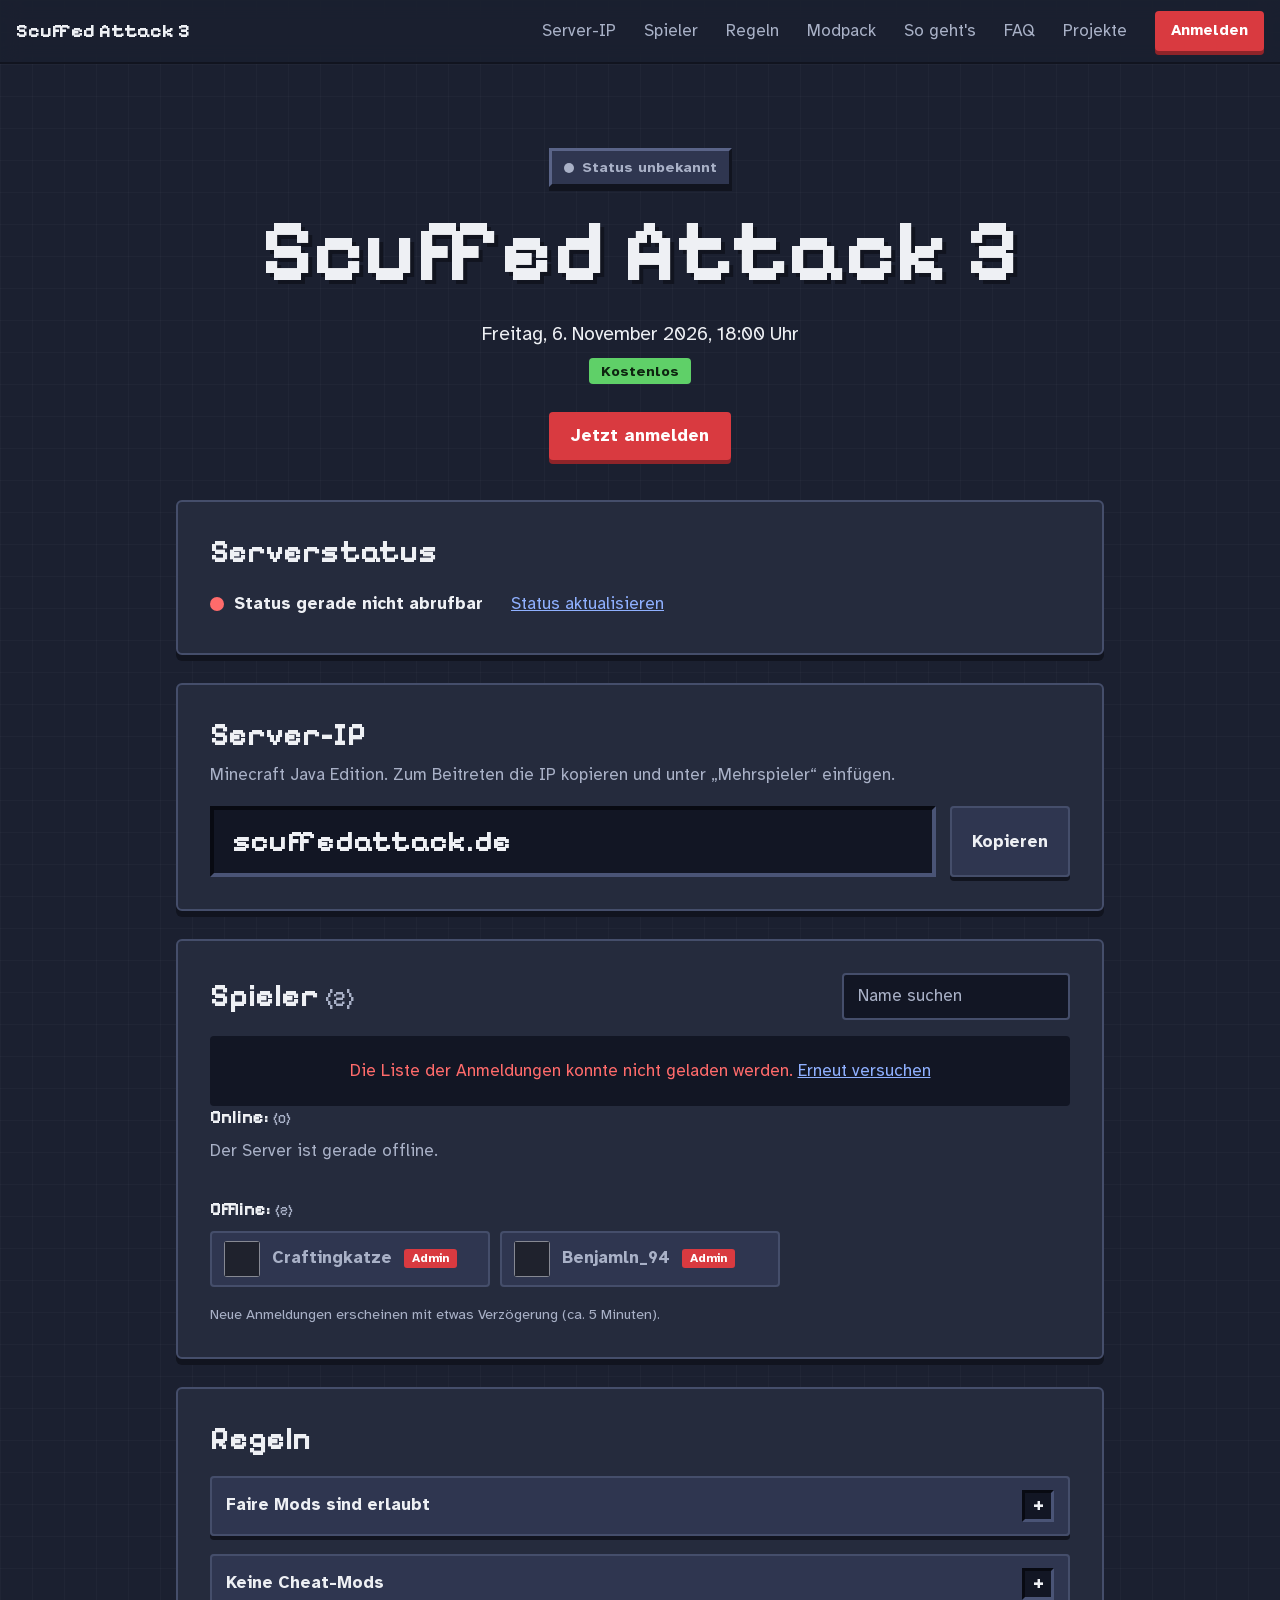
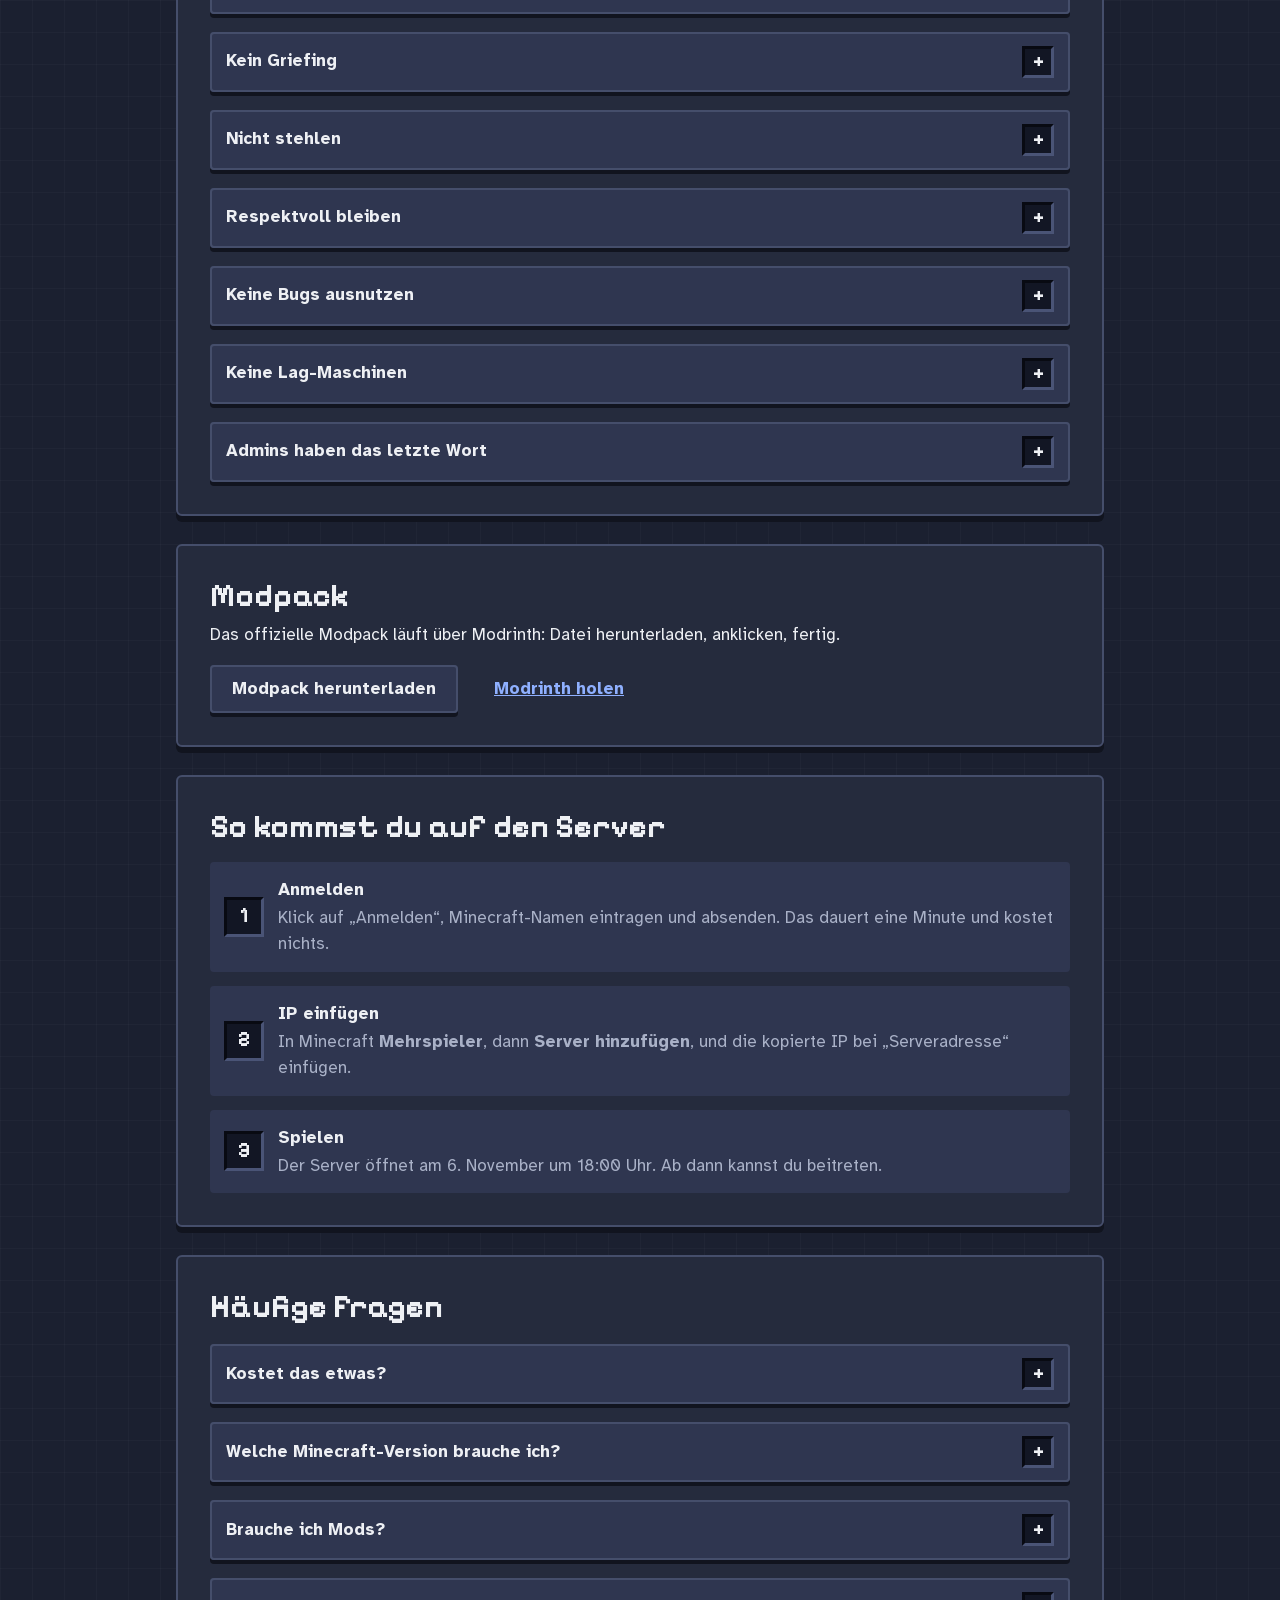
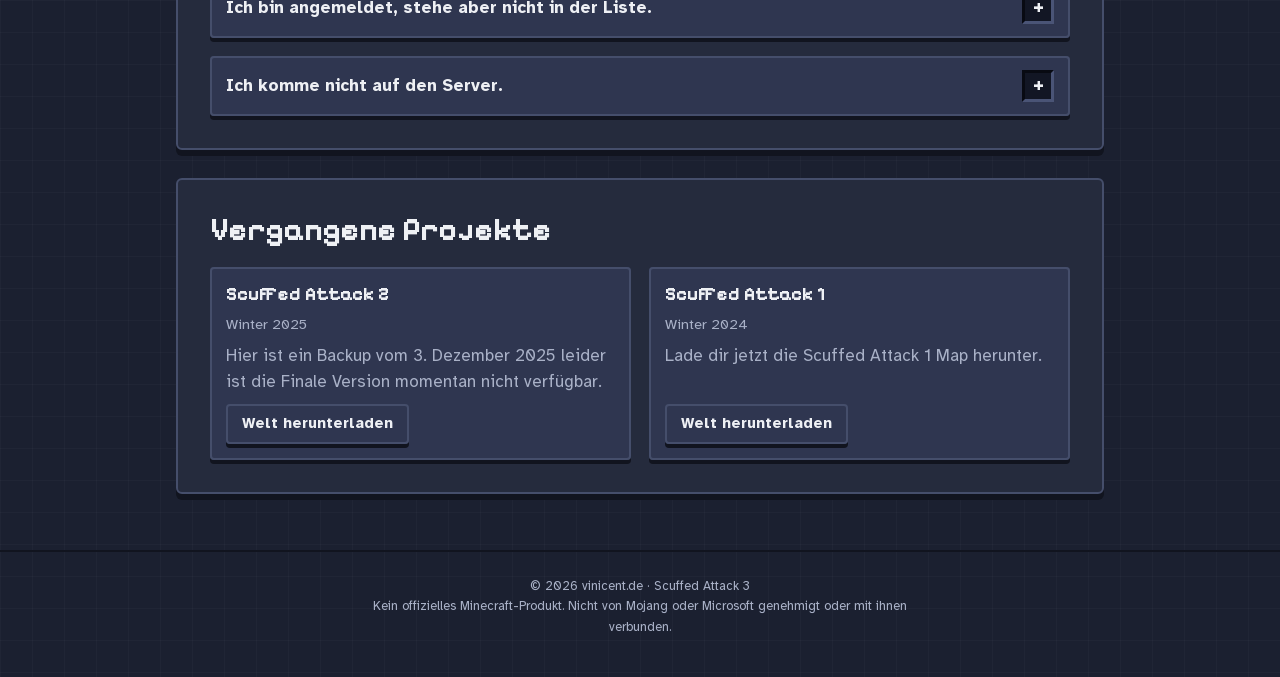
<file: index.html>
<!DOCTYPE html>
<html lang="de">
<head>
    <meta charset="UTF-8">
    <meta name="viewport" content="width=device-width, initial-scale=1, viewport-fit=cover">
    <meta name="description" content="Startet am 6. November 2026 um 18 Uhr. Kostenlos anmelden und mit der Server-IP beitreten.">
    <meta name="theme-color" content="#1b2030">
    <title data-project>Server</title>

    <!-- Icons -->
    <link rel="icon" href="assets/favicon.svg" type="image/svg+xml">
    <link rel="icon" href="assets/favicon-32.png" type="image/png" sizes="32x32">
    <link rel="apple-touch-icon" href="assets/apple-touch-icon.png">

    <!-- Link-Vorschau (Discord, WhatsApp …). Diese Dienste führen kein
         JavaScript aus, darum stehen Name und Datum hier fest im HTML.
         Bei Änderung von PROJECT_NAME/START hier anpassen und das Bild mit
         tools/vorschau-bild.html neu erzeugen. -->
    <meta property="og:type" content="website">
    <meta property="og:locale" content="de_DE">
    <meta property="og:url" content="https://vinicent.de/">
    <meta property="og:title" content="Fitna Scuffed 1">
    <meta property="og:description" content="Startet am 6. November 2026 um 18 Uhr. Kostenlos anmelden und mit der Server-IP beitreten.">
    <meta property="og:image" content="https://vinicent.de/assets/vorschau.png">
    <meta property="og:image:width" content="1200">
    <meta property="og:image:height" content="630">
    <meta property="og:image:alt" content="Fitna Scuffed 1 – Freitag, 6. November 2026, 18:00 Uhr. Kostenlos anmelden.">
    <meta name="twitter:card" content="summary_large_image">
    <link rel="preload" href="fonts/atkinson-hyperlegible-400-latin.woff2" as="font" type="font/woff2" crossorigin>
    <link rel="preload" href="fonts/pixelify-sans-latin.woff2" as="font" type="font/woff2" crossorigin>
    <link rel="stylesheet" href="fonts/fonts.css">
    <link rel="stylesheet" href="site.css">
</head>
<body data-phase="soon">

<a class="skip" href="#inhalt">Zum Inhalt springen</a>

<header class="topbar">
    <a class="brand" href="#top" data-project>Server</a>
    <nav class="topnav" aria-label="Seitenbereiche">
        <a href="#ip">Server-IP</a>
        <a href="#spieler">Spieler</a>
        <a href="#regeln" id="rules-nav">Regeln</a>
        <a href="#modpack" id="modpack-nav" hidden>Modpack</a>
        <a class="hide-play" href="#ablauf">So geht's</a>
        <a href="#faq" id="faq-nav">FAQ</a>
        <a href="#projekte" id="projects-nav" hidden>Projekte</a>
    </nav>
    <button type="button" class="btn btn-primary btn-small" data-open-signup>Anmelden</button>
</header>

<main id="inhalt">

    <!-- ===== Start / Countdown ===== -->
    <section class="hero" id="top">
        <!-- Kleiner Status über dem Titel: grün = online, rot = offline.
             Klick springt zur Spielerliste. -->
        <p class="hero-status-wrap">
            <a class="hero-status" id="hero-status" href="#spieler" data-state="loading">
                <span class="dot" aria-hidden="true"></span><span id="hero-status-text">Status wird geladen …</span>
            </a>
        </p>

        <h1 data-project>Server</h1>

        <!-- Im Spielmodus: IP klein direkt unter dem Titel -->
        <div class="hero-ip only-play">
            <code class="ip slot-inset" data-ip>Noch nicht verfügbar</code>
            <button type="button" class="btn btn-secondary btn-small" data-copy-ip disabled>Kopieren</button>
        </div>

        <p class="when">
            <time id="start-time"></time>
            <span class="free hide-play">Kostenlos</span>
        </p>

        <div class="only-soon">
            <div class="countdown" role="timer" aria-label="Zeit bis zum Start">
                <div class="slot"><span class="num" id="cd-days">00</span><span class="unit">Tage</span></div>
                <div class="slot"><span class="num" id="cd-hours">00</span><span class="unit">Stunden</span></div>
                <div class="slot"><span class="num" id="cd-minutes">00</span><span class="unit">Minuten</span></div>
                <div class="slot"><span class="num" id="cd-seconds">00</span><span class="unit">Sekunden</span></div>
            </div>
        </div>

        <div class="actions">
            <button type="button" class="btn btn-primary hide-play" data-open-signup>Jetzt anmelden</button>
            <button type="button" class="btn btn-secondary only-soon" id="btn-calendar">Im Kalender speichern</button>
            <a class="btn btn-secondary" id="discord-link" href="#" target="_blank" rel="noopener" hidden>Discord beitreten</a>
        </div>
    </section>

    <!-- ===== Serverstatus ===== -->
    <section class="panel" id="serverstatus" aria-labelledby="status-title">
        <h2 id="status-title">Serverstatus</h2>

        <!-- Wie in der Minecraft-Serverliste: Icon und MOTD, nur wenn online -->
        <div class="server-card slot-inset" id="server-card" hidden>
            <img class="server-icon" id="server-icon" alt="" width="64" height="64" hidden>
            <p class="motd" id="server-motd"></p>
        </div>

        <div class="status" id="status" data-state="loading" aria-live="polite">
            <p class="status-line"><span class="dot" aria-hidden="true"></span><span id="status-text">Status wird geladen …</span></p>
            <!-- Dezent neben dem Status; per CSS nur sichtbar, wenn online -->
            <dl class="facts">
                <div><dt>Spieler</dt><dd id="fact-players">–</dd></div>
                <div><dt>Version</dt><dd id="fact-version">–</dd></div>
            </dl>
            <button type="button" class="link-button" id="btn-refresh">Status aktualisieren</button>
        </div>
    </section>

    <!-- ===== Server-IP ===== -->
    <section class="panel" id="ip" aria-labelledby="ip-title">
        <h2 id="ip-title">Server-IP</h2>
        <p class="hint">Minecraft Java Edition. Zum Beitreten die IP kopieren und unter „Mehrspieler“ einfügen.</p>

        <div class="ip-row">
            <code class="ip slot-inset" data-ip>Noch nicht verfügbar</code>
            <button type="button" class="btn btn-secondary" data-copy-ip disabled>Kopieren</button>
        </div>
    </section>

    <!-- ===== Spieler ===== -->
    <section class="panel" id="spieler" aria-labelledby="players-title">
        <div class="section-head">
            <h2 id="players-title"><span id="players-heading">Angemeldete Spieler</span> <span class="count" id="players-count"></span></h2>
            <label class="search">
                <span class="visually-hidden">Spieler suchen</span>
                <input type="search" id="player-search" placeholder="Name suchen" autocomplete="off" autocapitalize="off" spellcheck="false">
            </label>
        </div>

        <div id="online-now" class="online-now" hidden>
            <h3>Gerade online</h3>
            <ul class="chips" id="online-list"></ul>
        </div>

        <div id="players-state" class="state" role="status">Lade Spieler …</div>
        <ul class="player-grid" id="player-grid"></ul>

        <!-- Erscheint, sobald der Countdown abgelaufen ist -->
        <div id="player-groups" hidden>
            <div class="group" id="group-online">
                <h3>Online: <span class="count" id="count-online"></span></h3>
                <p class="group-empty" id="empty-online"></p>
                <ul class="player-grid" id="grid-online"></ul>
            </div>
            <div class="group" id="group-offline">
                <h3>Offline: <span class="count" id="count-offline"></span></h3>
                <ul class="player-grid" id="grid-offline"></ul>
            </div>
        </div>
        <button type="button" class="btn btn-secondary btn-small" id="btn-more" hidden></button>
        <p class="small hide-play">Neue Anmeldungen erscheinen mit etwas Verzögerung (ca. 5 Minuten).</p>
    </section>

    <!-- ===== Regeln ===== -->
    <section class="panel" id="regeln" aria-labelledby="rules-title">
        <h2 id="rules-title">Regeln</h2>
        <!-- Die Regeln stehen in config.js (REGELN) -->
        <div class="faq" id="rules-list"></div>
    </section>

    <!-- ===== Modpack ===== -->
    <section class="panel" id="modpack" aria-labelledby="modpack-title" hidden>
        <h2 id="modpack-title">Modpack</h2>
        <p>Das offizielle Modpack läuft über Modrinth: Datei herunterladen, anklicken, fertig.</p>
        <div class="actions">
            <a class="btn btn-secondary" id="modpack-link" href="#" target="_blank" rel="noopener">Modpack herunterladen</a>
            <a class="btn btn-ghost" href="https://modrinth.com/app" target="_blank" rel="noopener">Modrinth holen</a>
        </div>
    </section>

    <!-- ===== Ablauf ===== -->
    <section class="panel hide-play" id="ablauf" aria-labelledby="steps-title">
        <h2 id="steps-title">So kommst du auf den Server</h2>
        <ol class="steps">
            <li>
                <strong>Anmelden</strong>
                <span>Klick auf „Anmelden“, Minecraft-Namen eintragen und absenden. Das dauert eine Minute und kostet nichts.</span>
            </li>
            <li>
                <strong>IP einfügen</strong>
                <span>In Minecraft <b>Mehrspieler</b>, dann <b>Server hinzufügen</b>, und die kopierte IP bei „Serveradresse“ einfügen.</span>
            </li>
            <li>
                <strong>Spielen</strong>
                <span>Der Server öffnet am <span id="start-short">6. November um 18 Uhr</span>. Ab dann kannst du beitreten.</span>
            </li>
        </ol>
    </section>

    <!-- ===== FAQ ===== -->
    <section class="panel" id="faq" aria-labelledby="faq-title">
        <h2 id="faq-title">Häufige Fragen</h2>
        <!-- Fragen und Antworten stehen in config.js (FAQ) -->
        <div class="faq" id="faq-list"></div>
    </section>

    <!-- ===== Vergangene Projekte ===== -->
    <section class="panel" id="projekte" aria-labelledby="projects-title" hidden>
        <h2 id="projects-title">Vergangene Projekte</h2>
        <!-- Die Projekte stehen in config.js (VERGANGENE_PROJEKTE) -->
        <ul class="projects" id="projects-list"></ul>
    </section>
</main>

<footer class="footer">
    <p class="footer-legal">
        © <span id="footer-year">2026</span> vinicent.de · <span data-project>Server</span><br>
        Kein offizielles Minecraft-Produkt. Nicht von Mojang oder Microsoft genehmigt oder mit ihnen verbunden.
    </p>
</footer>

<!-- ===== Anmelde-Popup (klein, Hintergrund geblurrt, jederzeit schließbar) ===== -->
<dialog id="signup" aria-labelledby="signup-title">
    <div class="dialog-card">
        <div class="dialog-head">
            <h2 id="signup-title">Anmeldung <span class="free">kostenlos</span></h2>
            <button type="button" class="close" data-close aria-label="Schließen">×</button>
        </div>
        <div class="frame-wrap">
            <p class="frame-loading">Formular wird geladen …</p>
            <iframe id="signup-frame" title="Anmeldeformular"></iframe>
        </div>
        <p class="dialog-foot">Formular lädt nicht? <a id="signup-newtab" href="#" target="_blank" rel="noopener">In neuem Tab öffnen</a></p>
    </div>
</dialog>

<div class="toast" id="toast" role="status" aria-live="polite" hidden></div>

<noscript><p class="noscript">Für Countdown, Status und Spielerliste wird JavaScript benötigt. Die Anmeldung geht trotzdem: <a href="https://tally.so/r/xVXBWE">tally.so/r/xVXBWE</a></p></noscript>

<script src="config.js"></script>
<script src="app.js"></script>
</body>
</html>
</file>
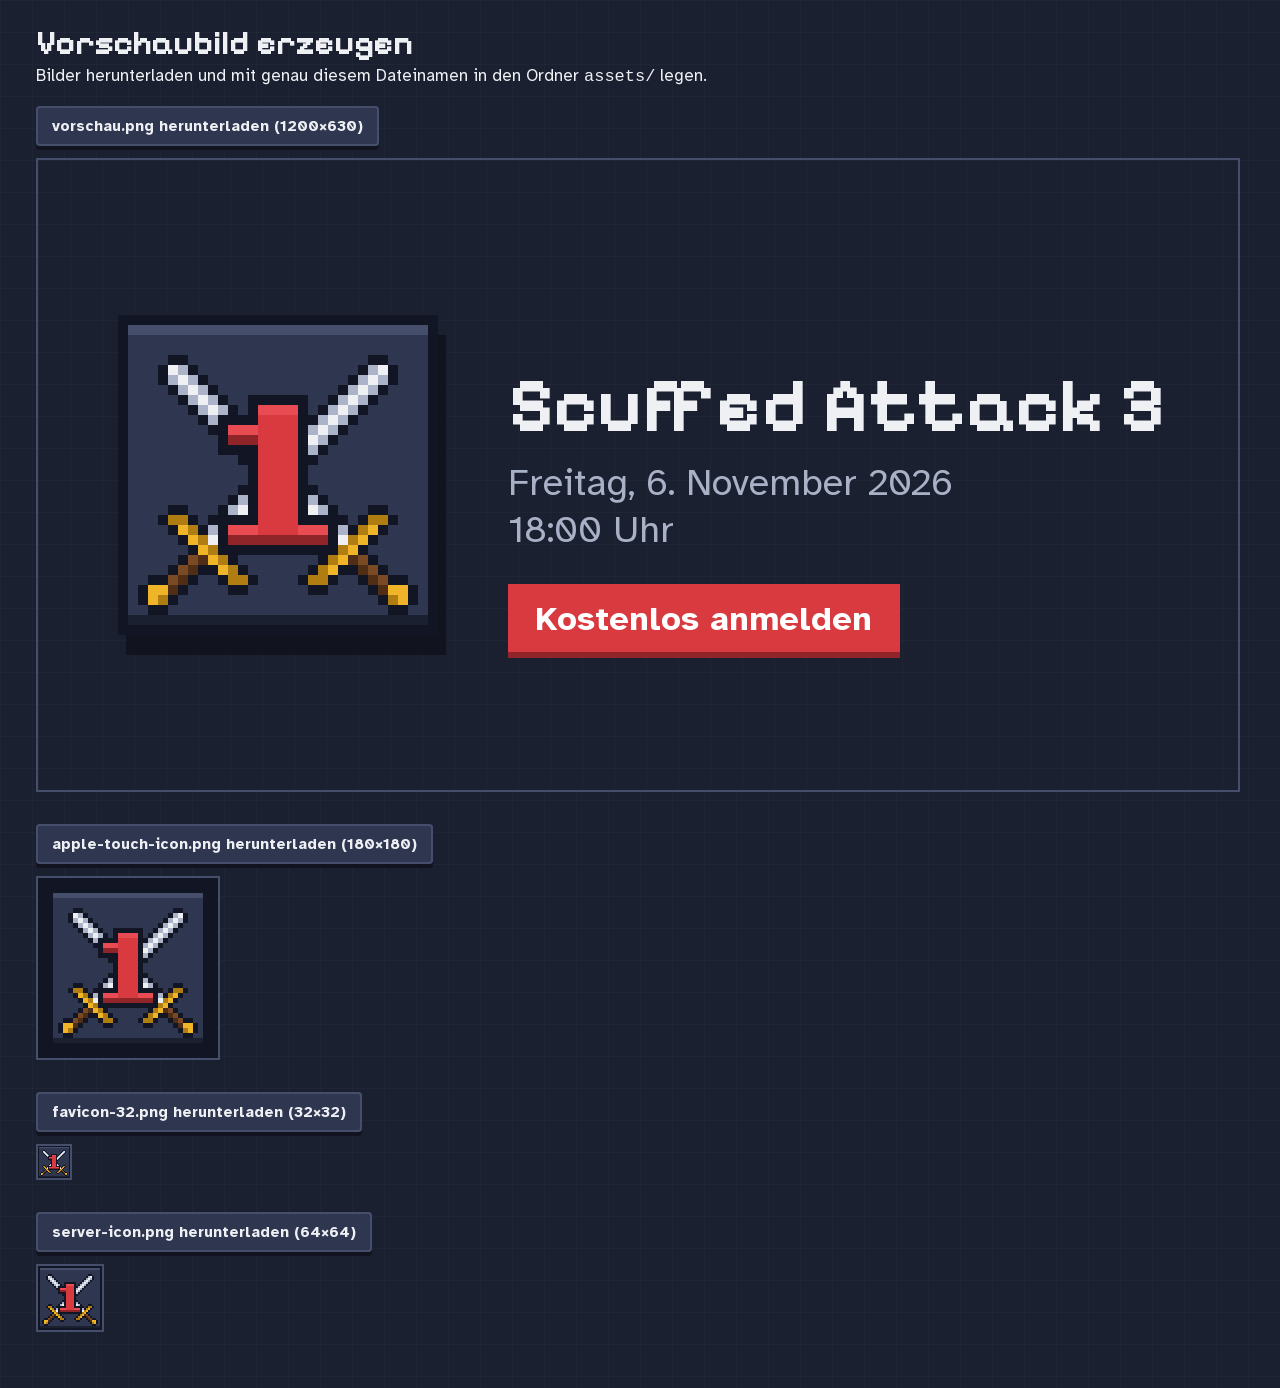
<file: tools/vorschau-bild.html>
<!DOCTYPE html>
<html lang="de">
<head>
    <meta charset="UTF-8">
    <meta name="viewport" content="width=device-width, initial-scale=1">
    <meta name="robots" content="noindex">
    <title>Vorschaubild erzeugen</title>
    <link rel="stylesheet" href="../fonts/fonts.css">
    <link rel="stylesheet" href="../site.css">
    <style>
        main { max-width: 1240px; margin: 0 auto; padding: 24px 16px; }
        canvas { display: block; max-width: 100%; height: auto; margin: 12px 0; border: 2px solid var(--line); }
        .out { margin-bottom: 32px; }
    </style>
</head>
<body>
<!--
    Erzeugt das Link-Vorschaubild (Discord, WhatsApp …), die PNG-Icons und
    das Minecraft-Server-Icon (server-icon.png, 64×64) aus config.js und
    assets/favicon.svg. Nach einer Änderung von PROJECT_NAME
    oder START: Seite über den Webserver öffnen, Bilder herunterladen und
    die Dateien im Ordner assets/ ersetzen. In index.html zusätzlich die
    og:-Tags (Titel, Beschreibung) anpassen.
-->
<main>
    <h1>Vorschaubild erzeugen</h1>
    <p>Bilder herunterladen und mit genau diesem Dateinamen in den Ordner <code>assets/</code> legen.</p>
    <div id="out"></div>
</main>

<script src="../config.js"></script>
<script>
(() => {
    const C = window.SITE;
    const START = new Date(C.START);
    const zone = { timeZone: 'Europe/Berlin' };

    const date = new Intl.DateTimeFormat('de-DE', {
        ...zone, weekday: 'long', day: 'numeric', month: 'long', year: 'numeric'
    }).format(START);
    const clock = new Intl.DateTimeFormat('de-DE', {
        ...zone, hour: '2-digit', minute: '2-digit'
    }).format(START);

    const loadIcon = () => new Promise((resolve, reject) => {
        const img = new Image();
        img.onload = () => resolve(img);
        img.onerror = reject;
        img.src = '../assets/favicon.svg';
    });

    function canvas(w, h) {
        const c = document.createElement('canvas');
        c.width = w;
        c.height = h;
        return c;
    }

    // Schrift so lange verkleinern, bis der Text in maxWidth passt
    function fit(ctx, text, font, size, maxWidth) {
        do {
            ctx.font = `${font.replace('{}', size)}`;
        } while (ctx.measureText(text).width > maxWidth && --size > 10);
        return size;
    }

    function og(icon) {
        const c = canvas(1200, 630);
        const ctx = c.getContext('2d');

        // Hintergrund mit 32px-Raster wie auf der Seite
        ctx.fillStyle = '#1b2030';
        ctx.fillRect(0, 0, 1200, 630);
        ctx.fillStyle = 'rgba(255, 255, 255, 0.025)';
        for (let x = 0; x < 1200; x += 32) ctx.fillRect(x, 0, 1, 630);
        for (let y = 0; y < 630; y += 32) ctx.fillRect(0, y, 1200, 1);

        // Icon links, 32 px * 10
        ctx.imageSmoothingEnabled = false;
        ctx.fillStyle = '#11141f';
        ctx.fillRect(88, 163 + 12, 320, 320);
        ctx.drawImage(icon, 80, 155, 320, 320);

        const left = 470;
        const maxWidth = 1200 - left - 72;

        ctx.fillStyle = '#eef0f4';
        ctx.textBaseline = 'alphabetic';
        fit(ctx, C.PROJECT_NAME, '700 {}px "Pixelify Sans"', 96, maxWidth);
        ctx.fillText(C.PROJECT_NAME, left, 270);

        ctx.fillStyle = '#a9b1c7';
        fit(ctx, date, '400 {}px "Atkinson Hyperlegible"', 38, maxWidth);
        ctx.fillText(date, left, 335);
        ctx.fillText(`${clock} Uhr`, left, 382);

        // Roter Button wie .btn-primary
        const label = 'Kostenlos anmelden';
        ctx.font = '700 34px "Atkinson Hyperlegible"';
        const bw = ctx.measureText(label).width + 56;
        ctx.fillStyle = '#8f2429';
        ctx.fillRect(left, 424 + 6, bw, 68);
        ctx.fillStyle = '#d93a40';
        ctx.fillRect(left, 424, bw, 68);
        ctx.fillStyle = '#fff';
        ctx.fillText(label, left + 28, 470);

        return c;
    }

    function square(icon, size, inner) {
        const c = canvas(size, size);
        const ctx = c.getContext('2d');
        const pad = (size - inner) / 2;

        ctx.fillStyle = '#121624';
        ctx.fillRect(0, 0, size, size);
        ctx.imageSmoothingEnabled = false;
        ctx.drawImage(icon, pad, pad, inner, inner);
        return c;
    }

    async function render() {
        await document.fonts.load('700 96px "Pixelify Sans"');
        await document.fonts.load('400 38px "Atkinson Hyperlegible"');
        await document.fonts.load('700 34px "Atkinson Hyperlegible"');
        const icon = await loadIcon();

        // Icon hat 32 px: nur ganzzahlige Vielfache, sonst wird es unscharf.
        // apple-touch-icon: 5 px pro Pixel, Rest mit Rahmenfarbe aufgefüllt.
        // server-icon.png: Minecraft verlangt genau 64×64.
        return {
            'vorschau.png': og(icon),
            'apple-touch-icon.png': square(icon, 180, 160),
            'favicon-32.png': square(icon, 32, 32),
            'server-icon.png': square(icon, 64, 64)
        };
    }

    window.renderPreview = render;

    render().then(images => {
        const out = document.getElementById('out');

        Object.entries(images).forEach(([name, c]) => {
            const box = document.createElement('div');
            box.className = 'out';

            const link = document.createElement('a');
            link.className = 'btn btn-secondary btn-small';
            link.href = c.toDataURL('image/png');
            link.download = name;
            link.textContent = `${name} herunterladen (${c.width}×${c.height})`;

            box.append(link, c);
            out.append(box);
        });
    });
})();
</script>
</body>
</html>
</file>
<file: fonts/fonts.css>
/* =============================================
   fonts.css – lokal eingebundene Schriften (vorher Google Fonts)
   ============================================= */

/* latin-ext */
@font-face {
    font-family: 'Atkinson Hyperlegible';
    font-style: normal;
    font-weight: 400;
    font-display: swap;
    src: url('atkinson-hyperlegible-400-latin-ext.woff2') format('woff2');
    unicode-range: U+0100-02BA, U+02BD-02C5, U+02C7-02CC, U+02CE-02D7, U+02DD-02FF, U+0304, U+0308, U+0329, U+1D00-1DBF, U+1E00-1E9F, U+1EF2-1EFF, U+2020, U+20A0-20AB, U+20AD-20C4, U+2113, U+2C60-2C7F, U+A720-A7FF;
}
/* latin */
@font-face {
    font-family: 'Atkinson Hyperlegible';
    font-style: normal;
    font-weight: 400;
    font-display: swap;
    src: url('atkinson-hyperlegible-400-latin.woff2') format('woff2');
    unicode-range: U+0000-00FF, U+0131, U+0152-0153, U+02BB-02BC, U+02C6, U+02DA, U+02DC, U+0304, U+0308, U+0329, U+2000-206F, U+20AC, U+2122, U+2191, U+2193, U+2212, U+2215, U+FEFF, U+FFFD;
}
/* latin-ext */
@font-face {
    font-family: 'Atkinson Hyperlegible';
    font-style: normal;
    font-weight: 700;
    font-display: swap;
    src: url('atkinson-hyperlegible-700-latin-ext.woff2') format('woff2');
    unicode-range: U+0100-02BA, U+02BD-02C5, U+02C7-02CC, U+02CE-02D7, U+02DD-02FF, U+0304, U+0308, U+0329, U+1D00-1DBF, U+1E00-1E9F, U+1EF2-1EFF, U+2020, U+20A0-20AB, U+20AD-20C4, U+2113, U+2C60-2C7F, U+A720-A7FF;
}
/* latin */
@font-face {
    font-family: 'Atkinson Hyperlegible';
    font-style: normal;
    font-weight: 700;
    font-display: swap;
    src: url('atkinson-hyperlegible-700-latin.woff2') format('woff2');
    unicode-range: U+0000-00FF, U+0131, U+0152-0153, U+02BB-02BC, U+02C6, U+02DA, U+02DC, U+0304, U+0308, U+0329, U+2000-206F, U+20AC, U+2122, U+2191, U+2193, U+2212, U+2215, U+FEFF, U+FFFD;
}
/* latin-ext (variable Schrift, deckt 500 und 700 ab) */
@font-face {
    font-family: 'Pixelify Sans';
    font-style: normal;
    font-weight: 500 700;
    font-display: swap;
    src: url('pixelify-sans-latin-ext.woff2') format('woff2');
    unicode-range: U+0100-02BA, U+02BD-02C5, U+02C7-02CC, U+02CE-02D7, U+02DD-02FF, U+0304, U+0308, U+0329, U+1D00-1DBF, U+1E00-1E9F, U+1EF2-1EFF, U+2020, U+20A0-20AB, U+20AD-20C4, U+2113, U+2C60-2C7F, U+A720-A7FF;
}
/* latin */
@font-face {
    font-family: 'Pixelify Sans';
    font-style: normal;
    font-weight: 500 700;
    font-display: swap;
    src: url('pixelify-sans-latin.woff2') format('woff2');
    unicode-range: U+0000-00FF, U+0131, U+0152-0153, U+02BB-02BC, U+02C6, U+02DA, U+02DC, U+0304, U+0308, U+0329, U+2000-206F, U+20AC, U+2122, U+2191, U+2193, U+2212, U+2215, U+FEFF, U+FFFD;
}
</file>
<file: site.css>
/* =============================================
   site.css – Styles der Projektseite (Name kommt aus config.js)
   Look: Deepslate-Blau, Inventar-Slots, harte Pixel-Schatten
   ============================================= */

:root {
    --bg: #1b2030;
    --panel: #252b3d;
    --raised: #2f3650;
    --slot: #121624;
    --line: #454e6b;
    --text: #eef0f4;
    --muted: #a9b1c7;
    --red: #d93a40;
    --red-deep: #8f2429;
    --link: #8fb0ff;
    --online: #5fd068;
    --offline: #ff6b6b;
    --wait: #ffc857;

    --font-body: 'Atkinson Hyperlegible', system-ui, sans-serif;
    --font-pixel: 'Pixelify Sans', 'Atkinson Hyperlegible', system-ui, sans-serif;
    --wrap: 960px;
}

*, *::before, *::after { box-sizing: border-box; }

[hidden] { display: none !important; }

html { scroll-behavior: smooth; scroll-padding-top: 76px; -webkit-text-size-adjust: 100%; }

body {
    margin: 0;
    min-height: 100dvh;
    padding: 0 env(safe-area-inset-right) env(safe-area-inset-bottom) env(safe-area-inset-left);
    background-color: var(--bg);
    background-image:
        linear-gradient(rgba(255, 255, 255, 0.025) 1px, transparent 1px),
        linear-gradient(90deg, rgba(255, 255, 255, 0.025) 1px, transparent 1px);
    background-size: 32px 32px;
    color: var(--text);
    font-family: var(--font-body);
    font-size: 1.0625rem;
    line-height: 1.55;
    overflow-x: clip;
}

h1, h2, h3 { font-family: var(--font-pixel); line-height: 1.15; margin: 0; }
h2 { font-size: clamp(1.5rem, 4.5vw, 2rem); }
h3 { font-size: 1.2rem; }
p  { margin: 0 0 1rem; }
img, iframe { max-width: 100%; }

a { color: var(--link); transition: color 0.15s ease, background-color 0.15s ease; }
a:hover { color: #fff; }

:focus-visible { outline: 3px solid var(--wait); outline-offset: 3px; }

.visually-hidden {
    position: absolute; width: 1px; height: 1px; margin: -1px; padding: 0;
    overflow: hidden; clip: rect(0 0 0 0); white-space: nowrap; border: 0;
}

.skip {
    position: absolute; left: 12px; top: -60px; z-index: 100;
    padding: 10px 14px; background: #fff; color: #000; border-radius: 4px;
}
.skip:focus { top: 12px; }

/* ---------- Buttons ---------- */
.btn {
    display: inline-flex;
    align-items: center;
    justify-content: center;
    min-height: 48px;
    padding: 10px 22px;
    border: 0;
    border-radius: 4px;
    font: inherit;
    font-weight: 700;
    text-decoration: none;
    cursor: pointer;
    transition: transform 0.08s, box-shadow 0.08s, background-color 0.15s;
}

.btn:active { transform: translateY(3px); }

.btn-primary { background: var(--red); color: #fff; box-shadow: 0 4px 0 var(--red-deep); font-size: 1.1rem; }
.btn-primary:hover { background: #e84c52; color: #fff; }
.btn-primary:active { box-shadow: 0 1px 0 var(--red-deep); }

.btn-secondary { background: var(--raised); color: var(--text); box-shadow: 0 4px 0 #11141f, inset 0 0 0 2px var(--line); }
.btn-secondary:hover { background: #3a4263; color: #fff; }
.btn-secondary:active { box-shadow: 0 1px 0 #11141f, inset 0 0 0 2px var(--line); }

.btn-ghost { background: transparent; color: var(--link); text-decoration: underline; }

.btn-small { min-height: 40px; padding: 6px 16px; font-size: 0.95rem; }

/* z. B. "Kopieren", solange noch keine gültige Server-IP eingetragen ist */
.btn:disabled { opacity: 0.5; cursor: not-allowed; pointer-events: none; }

.link-button {
    padding: 4px 0; background: none; border: 0; color: var(--link);
    font: inherit; text-decoration: underline; cursor: pointer;
    transition: color 0.15s ease;
}
.link-button:hover { color: #fff; }

/* ---------- Kopfleiste ---------- */
.topbar {
    position: sticky;
    top: 0;
    z-index: 20;
    display: flex;
    align-items: center;
    gap: 16px;
    padding: 10px max(16px, env(safe-area-inset-left));
    padding-top: calc(10px + env(safe-area-inset-top));
    background: rgba(27, 32, 48, 0.85);
    backdrop-filter: blur(10px);
    border-bottom: 2px solid #11141f;
}

.brand { color: var(--text); font-family: var(--font-pixel); font-size: 1.25rem; font-weight: 700; text-decoration: none; white-space: nowrap; }
.brand:hover { color: #fff; }

.topnav { display: flex; gap: 4px; margin-left: auto; }
.topnav a { padding: 8px 12px; color: var(--muted); text-decoration: none; border-radius: 4px; white-space: nowrap; }
.topnav a:hover { background: var(--raised); color: #fff; }

/* ---------- Layout ---------- */
main { max-width: var(--wrap); margin: 0 auto; padding: 0 16px 56px; }

.panel {
    margin-top: 28px;
    padding: clamp(18px, 4vw, 32px);
    background: var(--panel);
    border: 2px solid var(--line);
    border-radius: 6px;
    box-shadow: 0 6px 0 #11141f;
}

.panel h2 { margin-bottom: 8px; }
.hint, .small { color: var(--muted); }
.small { margin: 16px 0 0; font-size: 0.9rem; }

.section-head { display: flex; flex-wrap: wrap; align-items: center; justify-content: space-between; gap: 12px; margin-bottom: 16px; }
.section-head h2 { margin: 0; }
.count { color: var(--muted); font-size: 0.7em; font-weight: 500; }

/* ---------- Start ---------- */
.hero { padding: clamp(36px, 9vw, 84px) 0 12px; text-align: center; }

.hero h1 {
    font-size: clamp(2.4rem, 11vw, 5.5rem);
    font-weight: 700;
    text-shadow: 4px 4px 0 #11141f;
}

.when { display: flex; flex-direction: column; align-items: center; gap: 8px; margin: 18px 0 28px; font-size: 1.2rem; }

.free {
    display: inline-block;
    padding: 2px 12px;
    background: var(--online);
    border-radius: 4px;
    color: #0e2410;
    font-size: 0.9rem;
    font-weight: 700;
}

.live-note { font-size: 1.3rem; margin-bottom: 28px; }

/* Countdown als Inventar-Slots */
.countdown {
    display: grid;
    grid-template-columns: repeat(4, minmax(0, 1fr));
    gap: clamp(8px, 2.5vw, 20px);
    max-width: 640px;
    margin: 0 auto 32px;
}

.slot, .slot-inset {
    background: var(--slot);
    border: 4px solid;
    border-color: #080a12 #4a5476 #4a5476 #080a12;
}

.slot { display: flex; flex-direction: column; align-items: center; padding: clamp(10px, 3vw, 20px) 4px; }

.num {
    font-family: var(--font-pixel);
    font-size: clamp(2.1rem, 10vw, 4.5rem);
    font-weight: 700;
    line-height: 1;
    font-variant-numeric: tabular-nums;
}

.unit { margin-top: 8px; color: var(--muted); font-size: clamp(0.75rem, 2.8vw, 0.95rem); }

.actions { display: flex; flex-wrap: wrap; justify-content: center; gap: 14px; }

[data-phase="soon"] .only-live,
[data-phase="live"] .only-soon { display: none; }

/* Spielmodus: Timer abgelaufen und Server online.
   Die Anmeldung tritt zurück, das Spiel steht im Vordergrund. */
body:not([data-mode="play"]) .only-play,
[data-mode="play"] .hide-play { display: none; }

[data-mode="play"] .hero { padding-bottom: 0; }

[data-mode="play"] .hero .btn[data-copy-ip] {
    background: var(--red);
    box-shadow: 0 4px 0 var(--red-deep);
    color: #fff;
}
[data-mode="play"] .hero .btn[data-copy-ip]:hover { background: #e84c52; }

/* Kleine IP mit Kopieren-Button unter dem Titel (nur Spielmodus) */
.hero-ip { display: flex; flex-wrap: wrap; justify-content: center; align-items: stretch; gap: 10px; margin: 18px auto 0; }
.hero-ip .ip { flex: 0 1 auto; min-height: 40px; padding: 4px 14px; font-size: clamp(1rem, 4vw, 1.25rem); }

/* Kleiner Status-Punkt über dem Titel, Link zur Spielerliste */
.hero-status-wrap { margin: 0 0 14px; }
.hero-status {
    display: inline-flex;
    align-items: center;
    gap: 8px;
    padding: 5px 12px;
    /* Pixel-Look wie ein Minecraft-Button: eckig, heller Rand oben links,
       dunkler unten rechts, harter Schatten */
    background: var(--raised);
    border: 3px solid;
    border-color: #5a6488 #11141f #11141f #5a6488;
    border-radius: 0;
    box-shadow: 0 4px 0 #11141f;
    color: var(--muted);
    font-size: 0.9rem;
    font-weight: 700;
    text-decoration: none;
    transition: background-color 0.15s;
}
.hero-status:hover { background: #3a4263; color: #fff; }
.hero-status:active { transform: translateY(3px); box-shadow: 0 1px 0 #11141f; }
.hero-status .dot { width: 10px; height: 10px; }
.hero-status[data-state="online"] { color: var(--text); }
.hero-status[data-state="online"] .dot { background: var(--online); box-shadow: 0 0 8px var(--online); }
.hero-status[data-state="offline"] .dot { background: var(--offline); }

/* Spielmodus: IP-Kasten unter die Spielerliste. Nur per CSS-Reihenfolge,
   das HTML und die Logik bleiben unverändert. */
[data-mode="play"] main { display: flex; flex-direction: column; }
[data-mode="play"] main > #ip { order: 1; }
[data-mode="play"] main > #ip ~ section:not(#spieler) { order: 2; }

/* ---------- Server-IP ---------- */
.ip-row { display: flex; flex-wrap: wrap; gap: 14px; align-items: stretch; margin: 18px 0 0; }

.ip {
    flex: 1 1 280px;
    display: flex;
    align-items: center;
    min-height: 56px;
    padding: 8px 18px;
    font-family: var(--font-pixel);
    font-size: clamp(1.2rem, 5vw, 1.9rem);
    font-weight: 700;
    overflow-wrap: anywhere;
    user-select: all;
}

/* Serverkarte mit Icon und MOTD (Minecraft-Farbcodes als .mc-*-Klassen) */
.server-card { display: flex; align-items: center; gap: 14px; margin: 16px 0 0; padding: 10px 14px; }
.server-icon { flex: none; width: 64px; height: 64px; image-rendering: pixelated; }
.motd { margin: 0; color: #aaaaaa; font-family: var(--font-pixel); font-weight: 500; line-height: 1.35; white-space: pre-line; overflow-wrap: anywhere; }

.mc-0 { color: #000000; } .mc-1 { color: #0000aa; } .mc-2 { color: #00aa00; } .mc-3 { color: #00aaaa; }
.mc-4 { color: #aa0000; } .mc-5 { color: #aa00aa; } .mc-6 { color: #ffaa00; } .mc-7 { color: #aaaaaa; }
.mc-8 { color: #555555; } .mc-9 { color: #5555ff; } .mc-a { color: #55ff55; } .mc-b { color: #55ffff; }
.mc-c { color: #ff5555; } .mc-d { color: #ff55ff; } .mc-e { color: #ffff55; } .mc-f { color: #ffffff; }
.mc-l { font-weight: 700; }
.mc-o { font-style: italic; }
.mc-n { text-decoration: underline; }
.mc-m { text-decoration: line-through; }
.mc-n.mc-m { text-decoration: underline line-through; }

.status { display: flex; flex-wrap: wrap; align-items: center; gap: 10px 28px; margin-top: 16px; }
.status-line { display: flex; align-items: center; gap: 10px; margin: 0; font-weight: 700; }

.dot { flex: none; width: 14px; height: 14px; background: var(--muted); border-radius: 50%; }
.status[data-state="online"]  .dot { background: var(--online); box-shadow: 0 0 10px var(--online); }
.status[data-state="offline"] .dot { background: var(--offline); }
.status[data-state="waiting"] .dot { background: var(--wait); }
.status[data-state="error"]   .dot { background: var(--offline); }

/* Spielerzahl und Version: kleine, ruhige Chips neben dem Status,
   nur sichtbar, wenn der Server online ist */
.facts { display: flex; flex-wrap: wrap; gap: 8px; margin: 0; }
.status:not([data-state="online"]) .facts { display: none; }
.facts div { display: flex; gap: 6px; padding: 3px 10px; background: var(--raised); border-radius: 4px; font-size: 0.9rem; }
.facts dt { color: var(--muted); }
.facts dd { margin: 0; color: var(--text); overflow-wrap: anywhere; }

/* ---------- Spieler ---------- */
.search input {
    width: min(100%, 260px);
    min-height: 44px;
    padding: 8px 14px;
    background: var(--slot);
    border: 2px solid var(--line);
    border-radius: 4px;
    color: var(--text);
    font: inherit;
}
.search input::placeholder { color: var(--muted); }

.online-now { margin-bottom: 20px; }
.online-now h3 { margin-bottom: 10px; }

.chips, .player-grid { display: flex; flex-wrap: wrap; gap: 10px; margin: 0; padding: 0; list-style: none; }

.player-grid { display: grid; grid-template-columns: repeat(auto-fill, minmax(25%, 1fr)); }
/* Karten dürfen schmaler werden als ihr Text, sonst ragen sie bei
   mittleren Breiten über den Kasten hinaus */
.player-grid > li { min-width: 0; }

.player, .chip {
    display: flex;
    align-items: center;
    gap: 12px;
    min-width: 0;
    padding: 8px 12px;
    background: var(--raised);
    border: 2px solid var(--line);
    border-radius: 4px;
    color: var(--text);
    text-decoration: none;
}

.player, .chip { transition: background-color 0.15s ease, color 0.15s ease, transform 0.15s ease; }
a.player:hover, a.chip:hover { background: #3a4263; color: #fff; transform: translateY(-2px); }

.player img, .chip img { flex: none; width: 36px; height: 36px; image-rendering: pixelated; border-radius: 3px; background: var(--slot); }
.player span.name, .chip span.name { min-width: 0; overflow: hidden; text-overflow: ellipsis; white-space: nowrap; font-weight: 700; }
.player .real-name { min-width: 0; margin-left: 6px; overflow: hidden; text-overflow: ellipsis; white-space: nowrap; color: #999; font-size: 0.8em; font-style: italic; }

.player .live { margin-left: auto; flex: none; width: 10px; height: 10px; background: var(--online); border-radius: 50%; box-shadow: 0 0 8px var(--online); }

.badge-admin {
    flex: none;
    padding: 0 8px;
    background: var(--red);
    border-radius: 3px;
    color: #fff;
    font-size: 0.75rem;
    font-weight: 700;
    line-height: 1.6;
}

.group + .group { margin-top: 24px; }
.group h3 { margin-bottom: 10px; }
.group-empty { margin: 0 0 10px; color: var(--muted); }
.group-empty:empty { display: none; }

.player.is-offline { color: var(--muted); }
.player.is-offline img { filter: grayscale(1); opacity: 0.6; }

.state { padding: 18px; background: var(--slot); border-radius: 4px; color: var(--muted); text-align: center; }
.state:empty { display: none; }
.state.is-error { color: var(--offline); }
.player-grid:not(:empty) + #btn-more { margin-top: 16px; }
#btn-more { margin: 16px auto 0; display: flex; }

/* ---------- Ablauf ---------- */
.steps { display: grid; gap: 14px; margin: 16px 0 0; padding: 0; list-style: none; counter-reset: step; }

.steps li {
    position: relative;
    display: flex;
    flex-direction: column;
    gap: 2px;
    padding: 14px 16px 14px 68px;
    background: var(--raised);
    border-radius: 4px;
    counter-increment: step;
}

.steps li::before {
    content: counter(step);
    position: absolute;
    left: 14px;
    top: 50%;
    display: grid;
    place-items: center;
    width: 40px;
    height: 40px;
    margin-top: -20px;
    background: var(--slot);
    border: 3px solid;
    border-color: #080a12 #4a5476 #4a5476 #080a12;
    font-family: var(--font-pixel);
    font-size: 1.3rem;
    font-weight: 700;
}

.steps strong { font-size: 1.1rem; }
.steps span { color: var(--muted); }

/* ---------- FAQ ---------- */
/* Jede Frage ist ein eigener Kasten: Rand und harter Schatten wie .btn-secondary */
.faq { display: grid; gap: 18px; margin-top: 18px; }
.faq details {
    background: var(--raised);
    border-radius: 4px;
    box-shadow: 0 4px 0 #11141f, inset 0 0 0 2px var(--line);
}
.faq details[open] { box-shadow: 0 4px 0 #11141f, inset 0 0 0 2px var(--link); }
.faq summary {
    display: flex;
    align-items: center;
    justify-content: space-between;
    gap: 14px;
    padding: 14px 16px;
    font-weight: 700;
    cursor: pointer;
    list-style: none;
}
.faq summary::-webkit-details-marker { display: none; }
.faq summary:hover { color: #fff; }

/* Plus/Minus im Inventar-Slot, wie die Nummern bei "So geht's" */
.faq summary::after {
    content: '+';
    flex: none;
    display: grid;
    place-items: center;
    width: 32px;
    height: 32px;
    background: var(--slot);
    border: 3px solid;
    border-color: #080a12 #4a5476 #4a5476 #080a12;
    font-family: var(--font-pixel);
    font-size: 1.2rem;
    line-height: 1;
}
.faq details[open] summary::after { content: '−'; transform: rotate(180deg); }
.faq details p {
    margin: 0 16px;
    padding: 14px 0 16px;
    border-top: 2px dashed var(--line);
    color: var(--muted);
}

/* ---------- Leichte Animationen beim Auf- und Zuklappen ---------- */
.faq details { transition: box-shadow 0.2s ease; }
.faq summary { transition: color 0.15s ease; }
.faq summary::after { transition: transform 0.25s ease; }

/* Antwort blendet beim Öffnen leicht von oben ein (alle Browser) */
.faq details[open] p { animation: faq-in 0.25s ease-out; }
@keyframes faq-in {
    from { opacity: 0; transform: translateY(-6px); }
}

/* Wo der Browser es kann (aktuelle Chrome/Edge): Kasten fährt beim
   Öffnen und Schließen weich aus bzw. ein statt zu springen */
@supports (interpolate-size: allow-keywords) {
    :root { interpolate-size: allow-keywords; }
    .faq details::details-content {
        block-size: 0;
        overflow: clip;
        transition: block-size 0.25s ease, content-visibility 0.25s allow-discrete;
    }
    .faq details[open]::details-content { block-size: auto; }
}

#modpack .actions { justify-content: flex-start; }

/* ---------- Vergangene Projekte ---------- */
/* Karten im FAQ-Stil; auto-fit verteilt 1, 2, 3 oder mehr Projekte gleichmäßig */
.projects {
    display: grid;
    grid-template-columns: repeat(auto-fit, minmax(min(100%, 240px), 1fr));
    gap: 18px;
    margin: 18px 0 0;
    padding: 0;
    list-style: none;
}
.project {
    display: flex;
    flex-direction: column;
    gap: 8px;
    min-width: 0;
    padding: 16px;
    background: var(--raised);
    border-radius: 4px;
    box-shadow: 0 4px 0 #11141f, inset 0 0 0 2px var(--line);
}
.project-image { width: 100%; aspect-ratio: 16 / 9; object-fit: cover; border-radius: 3px; background: var(--slot); }
.project h3 { overflow-wrap: anywhere; }
.project-time { margin: 0; color: var(--muted); font-size: 0.9rem; }
.project p:not(.project-time) { margin: 0; color: var(--muted); }
/* Button sitzt immer unten, auch wenn die Karten nebeneinander verschieden viel Text haben */
.project .btn { align-self: flex-start; margin-top: auto; }

/* ---------- Footer ---------- */
.footer { display: flex; flex-direction: column; align-items: center; gap: 12px; padding: 24px 16px 40px; border-top: 2px solid #11141f; text-align: center; }
.footer a { padding: 8px; }
.footer-legal { margin: 0; max-width: 560px; color: var(--muted); font-size: 0.8rem; line-height: 1.6; }

/* Kleiner Punkt für die Anmeldung im Spielmodus */
.signup-dot {
    position: relative;
    width: 44px;
    height: 44px;
    padding: 0;
    background: none;
    border: 0;
    cursor: pointer;
}
.signup-dot::before {
    content: '';
    position: absolute;
    left: 50%;
    top: 50%;
    width: 10px;
    height: 10px;
    margin: -5px 0 0 -5px;
    background: var(--line);
    border-radius: 50%;
    transition: background-color 0.15s, transform 0.15s;
}
.signup-dot:hover::before,
.signup-dot:focus-visible::before { background: var(--red); transform: scale(1.4); }

.noscript { margin: 0; padding: 12px 16px; background: var(--wait); color: #000; text-align: center; }

/* ---------- Anmelde-Popup ---------- */
dialog {
    padding: 0;
    border: 0;
    background: transparent;
    color: var(--text);
    max-width: none;
    max-height: none;
    overflow: visible;
}

dialog::backdrop {
    background: rgba(10, 12, 22, 0.6);
    backdrop-filter: blur(8px);
    -webkit-backdrop-filter: blur(8px);
}

dialog[open] { animation: pop 0.18s ease-out; }

@keyframes pop {
    from { opacity: 0; transform: translateY(8px) scale(0.97); }
    to   { opacity: 1; transform: none; }
}

.dialog-card {
    width: min(92vw, 420px);
    padding: 14px;
    background: var(--panel);
    border: 2px solid var(--line);
    border-radius: 6px;
    box-shadow: 0 6px 0 #11141f;
}

.dialog-head { display: flex; align-items: center; justify-content: space-between; gap: 12px; margin-bottom: 12px; }
.dialog-head h2 { display: flex; flex-wrap: wrap; align-items: center; gap: 10px; margin: 0; font-size: 1.4rem; }

.close {
    flex: none;
    width: 44px;
    height: 44px;
    background: var(--raised);
    border: 0;
    border-radius: 4px;
    color: var(--text);
    font-size: 1.8rem;
    line-height: 1;
    cursor: pointer;
}
.close:hover { background: var(--red); }

.frame-wrap { position: relative; height: min(520px, 68dvh); background: #fff; border-radius: 4px; overflow: hidden; }
.frame-wrap iframe { position: relative; width: 100%; height: 100%; border: 0; }
.frame-loading { position: absolute; inset: 0; display: grid; place-items: center; margin: 0; color: #444; }

.dialog-foot { margin: 12px 0 0; color: var(--muted); font-size: 0.9rem; text-align: center; }

/* ---------- Hinweis (Toast) ---------- */
.toast {
    position: fixed;
    left: 50%;
    bottom: calc(24px + env(safe-area-inset-bottom));
    z-index: 200;
    max-width: min(92vw, 460px);
    padding: 12px 20px;
    background: #fff;
    border-radius: 4px;
    box-shadow: 0 4px 0 #11141f;
    color: #111;
    font-weight: 700;
    text-align: center;
    transform: translateX(-50%);
}

/* ---------- Responsive ---------- */
/* Mit sechs Menüpunkten wird es unter ~960px eng: Abstände verkleinern */
@media (max-width: 960px) {
    .topnav a { padding: 8px 8px; font-size: 0.95rem; }
}

/* Mit bis zu sieben Menüpunkten passt die Navigation unter ~860px nicht mehr */
@media (max-width: 860px) {
    .topnav { display: none; }
    .topbar { justify-content: space-between; }
}

@media (max-width: 720px) {
    .player-grid { grid-template-columns: repeat(2, minmax(0, 1fr)); }
}

@media (max-width: 480px) {
    body { font-size: 1rem; }
    .player-grid { grid-template-columns: minmax(0, 1fr); }
    .actions .btn, .ip-row .btn { width: 100%; }
    .steps li { padding-left: 62px; }
    .search, .search input { width: 100%; }
}

@media (prefers-reduced-motion: reduce) {
    html { scroll-behavior: auto; }
    *, *::before, *::after { animation: none !important; transition: none !important; }
}
</file>
